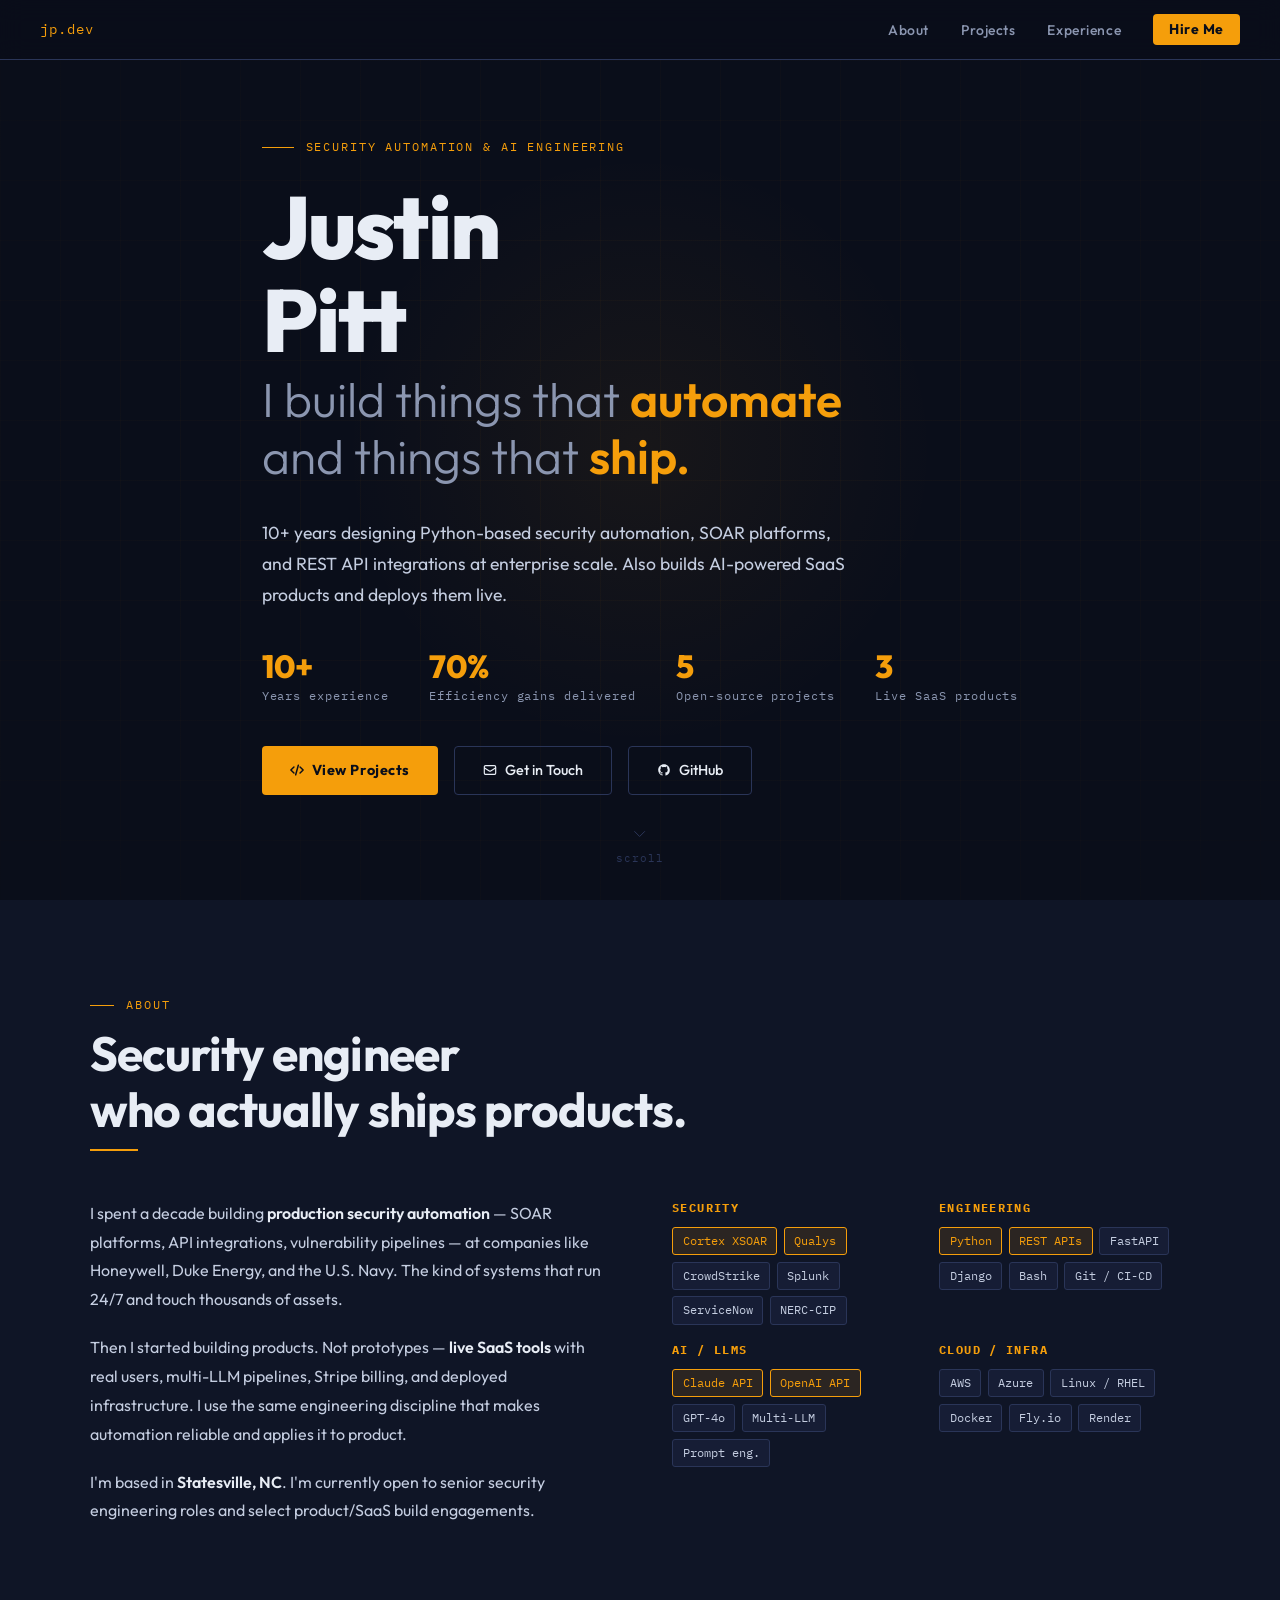
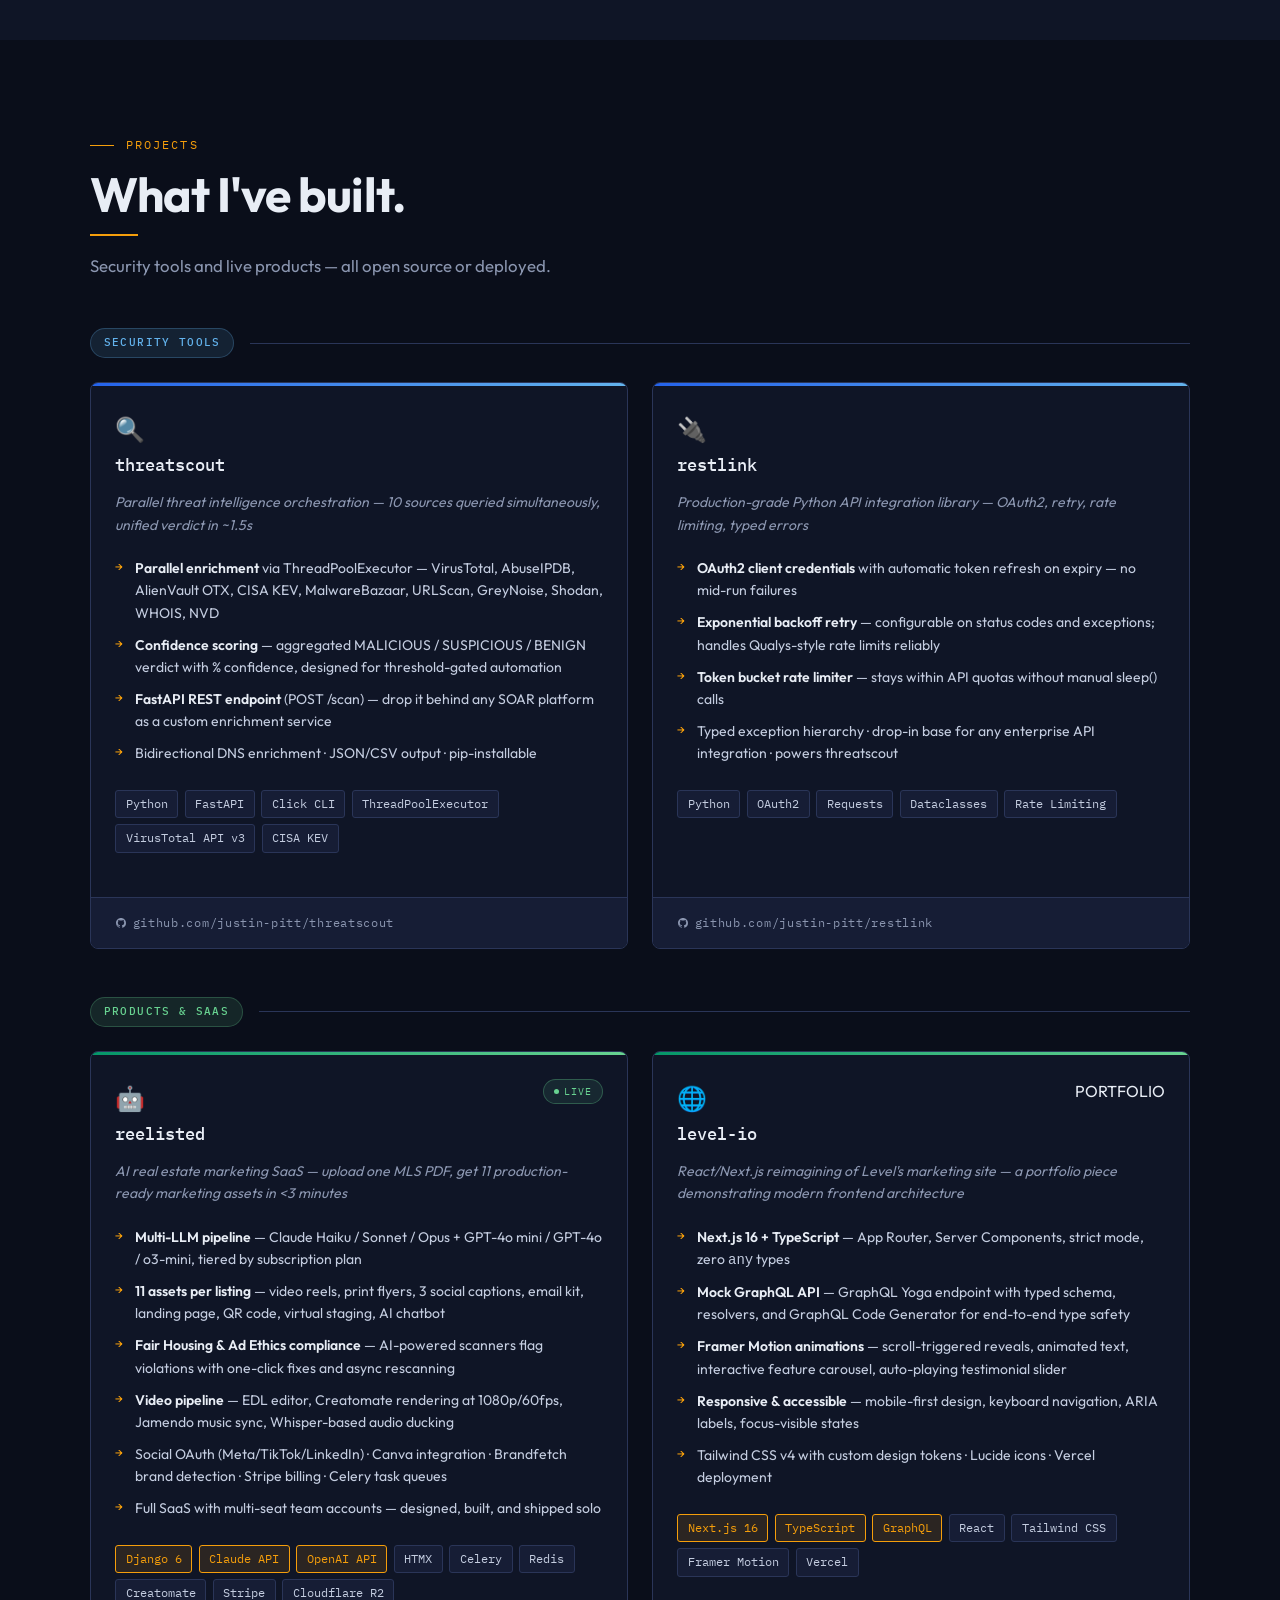
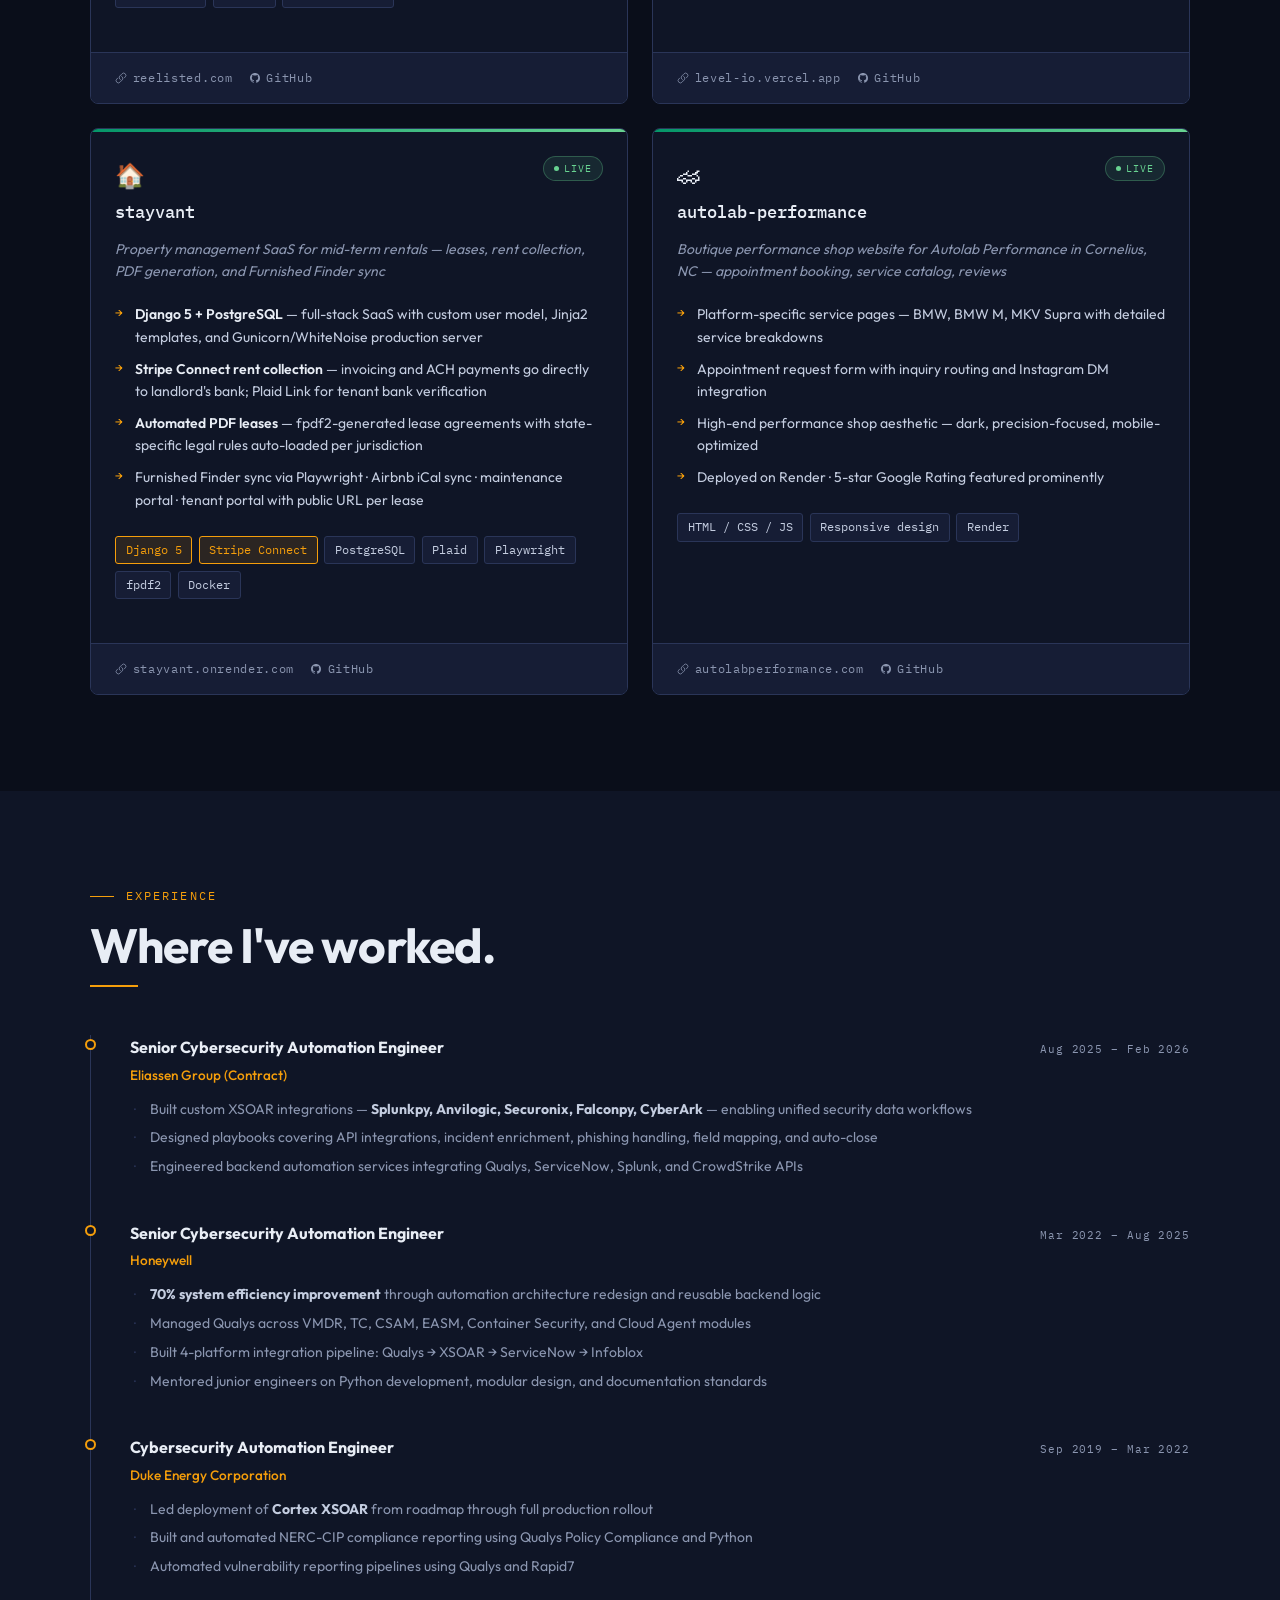
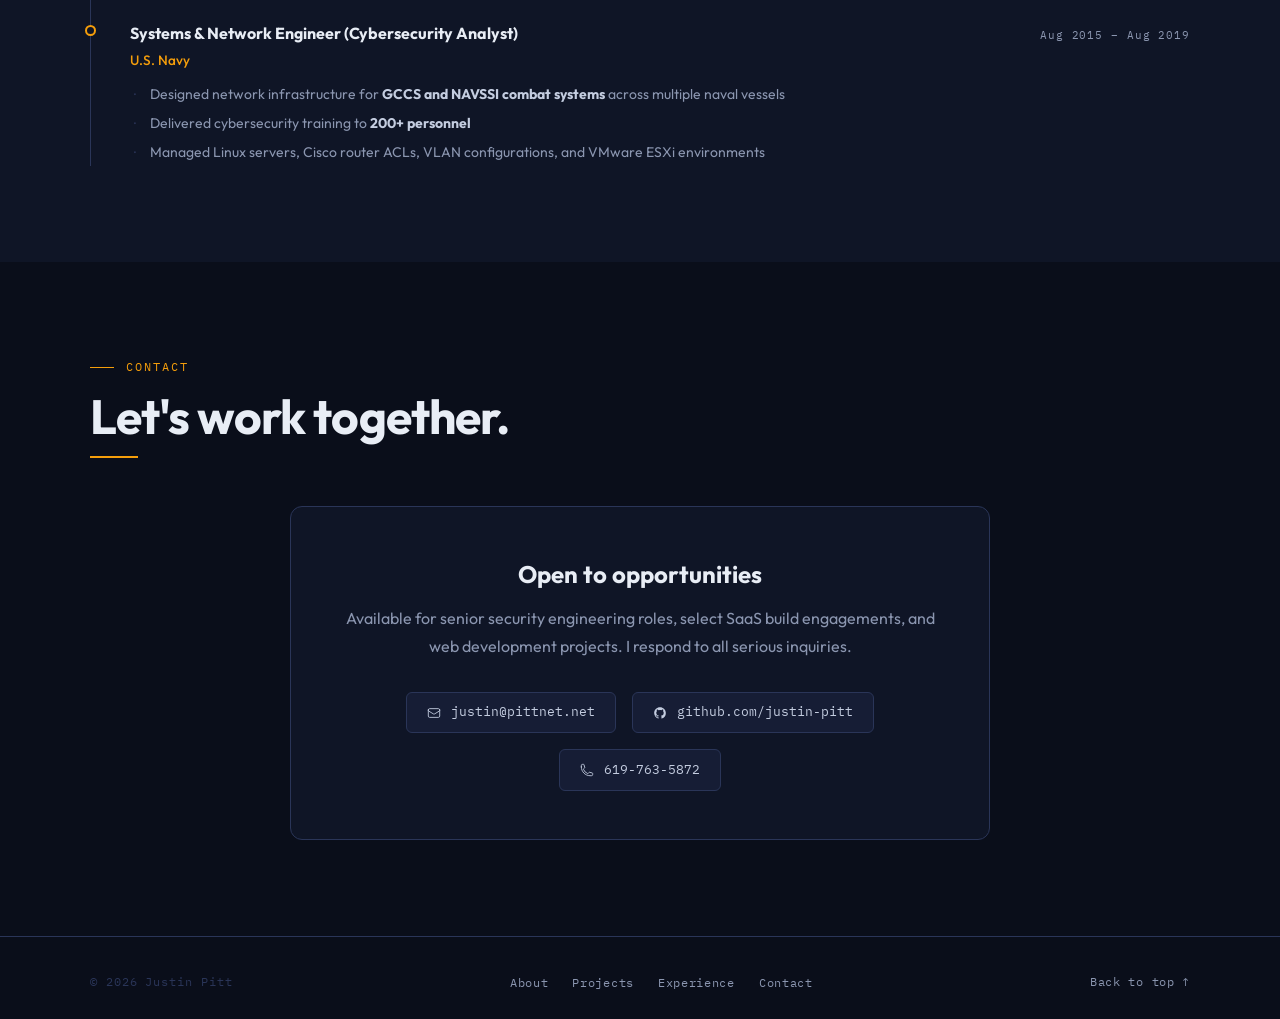
<file: index.html>
<!DOCTYPE html>
<html lang="en">
<head>
  <meta charset="UTF-8" />
  <meta name="viewport" content="width=device-width, initial-scale=1.0" />
  <title>Justin Pitt — Security Automation & AI Engineering</title>
  <meta name="description" content="Senior cybersecurity automation engineer and product builder. 10+ years building SOAR platforms, Python integrations, and AI-powered products." />

  <!-- Open Graph -->
  <meta property="og:title" content="Justin Pitt — Security Automation & AI Engineering" />
  <meta property="og:description" content="Senior cybersecurity automation engineer and product builder. 10+ years building SOAR platforms, Python integrations, and AI-powered products." />
  <meta property="og:type" content="website" />

  <!-- Favicon -->
  <link rel="icon" href="data:image/svg+xml,<svg xmlns='http://www.w3.org/2000/svg' viewBox='0 0 100 100'><rect width='100' height='100' rx='12' fill='%230a0e1a'/><text x='50' y='68' font-family='monospace' font-size='52' font-weight='bold' fill='%23f59e0b' text-anchor='middle'>JP</text></svg>" />

  <link rel="preconnect" href="https://fonts.googleapis.com" />
  <link rel="preconnect" href="https://fonts.gstatic.com" crossorigin />
  <link href="https://fonts.googleapis.com/css2?family=Outfit:wght@300;400;500;600;700;800&family=IBM+Plex+Mono:wght@400;500&display=swap" rel="stylesheet" />
  <link rel="stylesheet" href="css/style.css" />
  <script src="js/main.js" defer></script>
</head>
<body>

  <!-- NAV -->
  <nav>
    <span class="nav-logo">jp.dev</span>
    <button class="hamburger" aria-label="Toggle navigation">
      <span></span>
      <span></span>
      <span></span>
    </button>
    <ul class="nav-links">
      <li><a href="#about">About</a></li>
      <li><a href="#projects">Projects</a></li>
      <li><a href="#experience">Experience</a></li>
      <li><a href="#contact" class="nav-cta">Hire Me</a></li>
    </ul>
  </nav>

  <!-- HERO -->
  <section id="hero">
    <div class="hero-grid"></div>
    <div class="hero-glow"></div>
    <div class="hero-inner">
      <div class="hero-eyebrow">Security Automation &amp; AI Engineering</div>
      <h1>
        <span class="name-accent">Justin</span><br>
        <span class="name-accent">Pitt</span>
      </h1>
      <div class="hero-title-line2">
        I build things that <em>automate</em><br>and things that <em>ship.</em>
      </div>
      <p class="hero-desc">
        10+ years designing Python-based security automation, SOAR platforms, and REST API integrations at enterprise scale. Also builds AI-powered SaaS products and deploys them live.
      </p>
      <div class="hero-stats">
        <div class="stat">
          <span class="stat-num">10+</span>
          <span class="stat-label">Years experience</span>
        </div>
        <div class="stat">
          <span class="stat-num">70%</span>
          <span class="stat-label">Efficiency gains delivered</span>
        </div>
        <div class="stat">
          <span class="stat-num">5</span>
          <span class="stat-label">Open-source projects</span>
        </div>
        <div class="stat">
          <span class="stat-num">3</span>
          <span class="stat-label">Live SaaS products</span>
        </div>
      </div>
      <div class="hero-actions">
        <a href="#projects" class="btn-primary">
          <svg xmlns="http://www.w3.org/2000/svg" fill="none" viewBox="0 0 24 24" stroke-width="2.5" stroke="currentColor" width="14" height="14"><path stroke-linecap="round" stroke-linejoin="round" d="M17.25 6.75 22.5 12l-5.25 5.25m-10.5 0L1.5 12l5.25-5.25m7.5-3-4.5 16.5"/></svg>
          View Projects
        </a>
        <a href="#contact" class="btn-secondary">
          <svg xmlns="http://www.w3.org/2000/svg" fill="none" viewBox="0 0 24 24" stroke-width="2" stroke="currentColor" width="14" height="14"><path stroke-linecap="round" stroke-linejoin="round" d="M21.75 6.75v10.5a2.25 2.25 0 0 1-2.25 2.25h-15a2.25 2.25 0 0 1-2.25-2.25V6.75m19.5 0A2.25 2.25 0 0 0 19.5 4.5h-15a2.25 2.25 0 0 0-2.25 2.25m19.5 0v.243a2.25 2.25 0 0 1-1.07 1.916l-7.5 4.615a2.25 2.25 0 0 1-2.36 0L3.32 8.91a2.25 2.25 0 0 1-1.07-1.916V6.75"/></svg>
          Get in Touch
        </a>
        <a href="https://github.com/justin-pitt" target="_blank" rel="noopener" class="btn-secondary">
          <svg xmlns="http://www.w3.org/2000/svg" viewBox="0 0 24 24" fill="currentColor" width="14" height="14"><path d="M12 2C6.477 2 2 6.484 2 12.017c0 4.425 2.865 8.18 6.839 9.504.5.092.682-.217.682-.483 0-.237-.008-.868-.013-1.703-2.782.605-3.369-1.343-3.369-1.343-.454-1.158-1.11-1.466-1.11-1.466-.908-.62.069-.608.069-.608 1.003.07 1.531 1.032 1.531 1.032.892 1.53 2.341 1.088 2.91.832.092-.647.35-1.088.636-1.338-2.22-.253-4.555-1.113-4.555-4.951 0-1.093.39-1.988 1.029-2.688-.103-.253-.446-1.272.098-2.65 0 0 .84-.27 2.75 1.026A9.564 9.564 0 0112 6.844c.85.004 1.705.115 2.504.337 1.909-1.296 2.747-1.027 2.747-1.027.546 1.379.202 2.398.1 2.651.64.7 1.028 1.595 1.028 2.688 0 3.848-2.339 4.695-4.566 4.943.359.309.678.92.678 1.855 0 1.338-.012 2.419-.012 2.747 0 .268.18.58.688.482A10.019 10.019 0 0022 12.017C22 6.484 17.522 2 12 2z"/></svg>
          GitHub
        </a>
      </div>
    </div>
    <div class="scroll-hint">
      <svg xmlns="http://www.w3.org/2000/svg" fill="none" viewBox="0 0 24 24" stroke-width="1.5" stroke="currentColor"><path stroke-linecap="round" stroke-linejoin="round" d="m19.5 8.25-7.5 7.5-7.5-7.5"/></svg>
      scroll
    </div>
  </section>

  <!-- ABOUT -->
  <section id="about">
    <div class="section-inner">
      <div class="section-label">About</div>
      <h2>Security engineer<br>who actually ships products.</h2>
      <div class="about-grid fade-in">
        <div class="about-text">
          <p>
            I spent a decade building <strong>production security automation</strong> — SOAR platforms, API integrations, vulnerability pipelines — at companies like Honeywell, Duke Energy, and the U.S. Navy. The kind of systems that run 24/7 and touch thousands of assets.
          </p>
          <p>
            Then I started building products. Not prototypes — <strong>live SaaS tools</strong> with real users, multi-LLM pipelines, Stripe billing, and deployed infrastructure. I use the same engineering discipline that makes automation reliable and applies it to product.
          </p>
          <p>
            I'm based in <strong>Statesville, NC</strong>. I'm currently open to senior security engineering roles and select product/SaaS build engagements.
          </p>
        </div>
        <div>
          <div class="skills-grid">
            <div class="skill-group">
              <h4>Security</h4>
              <div class="skill-tags">
                <span class="tag highlight">Cortex XSOAR</span>
                <span class="tag highlight">Qualys</span>
                <span class="tag">CrowdStrike</span>
                <span class="tag">Splunk</span>
                <span class="tag">ServiceNow</span>
                <span class="tag">NERC-CIP</span>
              </div>
            </div>
            <div class="skill-group">
              <h4>Engineering</h4>
              <div class="skill-tags">
                <span class="tag highlight">Python</span>
                <span class="tag highlight">REST APIs</span>
                <span class="tag">FastAPI</span>
                <span class="tag">Django</span>
                <span class="tag">Bash</span>
                <span class="tag">Git / CI-CD</span>
              </div>
            </div>
            <div class="skill-group">
              <h4>AI / LLMs</h4>
              <div class="skill-tags">
                <span class="tag highlight">Claude API</span>
                <span class="tag highlight">OpenAI API</span>
                <span class="tag">GPT-4o</span>
                <span class="tag">Multi-LLM</span>
                <span class="tag">Prompt eng.</span>
              </div>
            </div>
            <div class="skill-group">
              <h4>Cloud / Infra</h4>
              <div class="skill-tags">
                <span class="tag">AWS</span>
                <span class="tag">Azure</span>
                <span class="tag">Linux / RHEL</span>
                <span class="tag">Docker</span>
                <span class="tag">Fly.io</span>
                <span class="tag">Render</span>
              </div>
            </div>
          </div>
        </div>
      </div>
    </div>
  </section>

  <!-- PROJECTS -->
  <section id="projects">
    <div class="section-inner">
      <div class="section-label">Projects</div>
      <h2>What I've built.</h2>
      <p class="section-subtitle">Security tools and live products — all open source or deployed.</p>

      <!-- Security Track -->
      <div class="track-header fade-in">
        <span class="track-pill track-security">Security Tools</span>
        <div class="track-divider"></div>
      </div>
      <div class="projects-grid">

        <!-- threatscout -->
        <div class="project-card fade-in">
          <div class="card-accent-bar accent-security"></div>
          <div class="card-body">
            <div class="card-header">
              <div class="card-title-group">
                <span class="card-emoji">&#x1F50D;</span>
                <div class="card-title">threatscout</div>
              </div>
            </div>
            <div class="card-tagline">Parallel threat intelligence orchestration — 10 sources queried simultaneously, unified verdict in ~1.5s</div>
            <ul class="card-bullets">
              <li><strong>Parallel enrichment</strong> via ThreadPoolExecutor — VirusTotal, AbuseIPDB, AlienVault OTX, CISA KEV, MalwareBazaar, URLScan, GreyNoise, Shodan, WHOIS, NVD</li>
              <li><strong>Confidence scoring</strong> — aggregated MALICIOUS / SUSPICIOUS / BENIGN verdict with % confidence, designed for threshold-gated automation</li>
              <li><strong>FastAPI REST endpoint</strong> (POST /scan) — drop it behind any SOAR platform as a custom enrichment service</li>
              <li>Bidirectional DNS enrichment · JSON/CSV output · pip-installable</li>
            </ul>
            <div class="card-tech">
              <span class="tag">Python</span>
              <span class="tag">FastAPI</span>
              <span class="tag">Click CLI</span>
              <span class="tag">ThreadPoolExecutor</span>
              <span class="tag">VirusTotal API v3</span>
              <span class="tag">CISA KEV</span>
            </div>
          </div>
          <div class="card-footer">
            <a href="https://github.com/justin-pitt/threatscout" target="_blank" rel="noopener" class="card-link">
              <svg xmlns="http://www.w3.org/2000/svg" viewBox="0 0 24 24" fill="currentColor"><path d="M12 2C6.477 2 2 6.484 2 12.017c0 4.425 2.865 8.18 6.839 9.504.5.092.682-.217.682-.483 0-.237-.008-.868-.013-1.703-2.782.605-3.369-1.343-3.369-1.343-.454-1.158-1.11-1.466-1.11-1.466-.908-.62.069-.608.069-.608 1.003.07 1.531 1.032 1.531 1.032.892 1.53 2.341 1.088 2.91.832.092-.647.35-1.088.636-1.338-2.22-.253-4.555-1.113-4.555-4.951 0-1.093.39-1.988 1.029-2.688-.103-.253-.446-1.272.098-2.65 0 0 .84-.27 2.75 1.026A9.564 9.564 0 0112 6.844c.85.004 1.705.115 2.504.337 1.909-1.296 2.747-1.027 2.747-1.027.546 1.379.202 2.398.1 2.651.64.7 1.028 1.595 1.028 2.688 0 3.848-2.339 4.695-4.566 4.943.359.309.678.92.678 1.855 0 1.338-.012 2.419-.012 2.747 0 .268.18.58.688.482A10.019 10.019 0 0022 12.017C22 6.484 17.522 2 12 2z"/></svg>
              github.com/justin-pitt/threatscout
            </a>
          </div>
        </div>

        <!-- restlink -->
        <div class="project-card fade-in">
          <div class="card-accent-bar accent-security"></div>
          <div class="card-body">
            <div class="card-header">
              <div class="card-title-group">
                <span class="card-emoji">&#x1F50C;</span>
                <div class="card-title">restlink</div>
              </div>
            </div>
            <div class="card-tagline">Production-grade Python API integration library — OAuth2, retry, rate limiting, typed errors</div>
            <ul class="card-bullets">
              <li><strong>OAuth2 client credentials</strong> with automatic token refresh on expiry — no mid-run failures</li>
              <li><strong>Exponential backoff retry</strong> — configurable on status codes and exceptions; handles Qualys-style rate limits reliably</li>
              <li><strong>Token bucket rate limiter</strong> — stays within API quotas without manual sleep() calls</li>
              <li>Typed exception hierarchy · drop-in base for any enterprise API integration · powers threatscout</li>
            </ul>
            <div class="card-tech">
              <span class="tag">Python</span>
              <span class="tag">OAuth2</span>
              <span class="tag">Requests</span>
              <span class="tag">Dataclasses</span>
              <span class="tag">Rate Limiting</span>
            </div>
          </div>
          <div class="card-footer">
            <a href="https://github.com/justin-pitt/restlink" target="_blank" rel="noopener" class="card-link">
              <svg xmlns="http://www.w3.org/2000/svg" viewBox="0 0 24 24" fill="currentColor"><path d="M12 2C6.477 2 2 6.484 2 12.017c0 4.425 2.865 8.18 6.839 9.504.5.092.682-.217.682-.483 0-.237-.008-.868-.013-1.703-2.782.605-3.369-1.343-3.369-1.343-.454-1.158-1.11-1.466-1.11-1.466-.908-.62.069-.608.069-.608 1.003.07 1.531 1.032 1.531 1.032.892 1.53 2.341 1.088 2.91.832.092-.647.35-1.088.636-1.338-2.22-.253-4.555-1.113-4.555-4.951 0-1.093.39-1.988 1.029-2.688-.103-.253-.446-1.272.098-2.65 0 0 .84-.27 2.75 1.026A9.564 9.564 0 0112 6.844c.85.004 1.705.115 2.504.337 1.909-1.296 2.747-1.027 2.747-1.027.546 1.379.202 2.398.1 2.651.64.7 1.028 1.595 1.028 2.688 0 3.848-2.339 4.695-4.566 4.943.359.309.678.92.678 1.855 0 1.338-.012 2.419-.012 2.747 0 .268.18.58.688.482A10.019 10.019 0 0022 12.017C22 6.484 17.522 2 12 2z"/></svg>
              github.com/justin-pitt/restlink
            </a>
          </div>
        </div>

      </div>

      <!-- Product Track -->
      <div class="track-header fade-in">
        <span class="track-pill track-product">Products &amp; SaaS</span>
        <div class="track-divider"></div>
      </div>
      <div class="projects-grid">

        <!-- reelisted -->
        <div class="project-card fade-in">
          <div class="card-accent-bar accent-product"></div>
          <div class="card-body">
            <div class="card-header">
              <div class="card-title-group">
                <span class="card-emoji">&#x1F916;</span>
                <div class="card-title">reelisted</div>
              </div>
              <span class="card-live">LIVE</span>
            </div>
            <div class="card-tagline">AI real estate marketing SaaS — upload one MLS PDF, get 11 production-ready marketing assets in &lt;3 minutes</div>
            <ul class="card-bullets">
              <li><strong>Multi-LLM pipeline</strong> — Claude Haiku / Sonnet / Opus + GPT-4o mini / GPT-4o / o3-mini, tiered by subscription plan</li>
              <li><strong>11 assets per listing</strong> — video reels, print flyers, 3 social captions, email kit, landing page, QR code, virtual staging, AI chatbot</li>
              <li><strong>Fair Housing &amp; Ad Ethics compliance</strong> — AI-powered scanners flag violations with one-click fixes and async rescanning</li>
              <li><strong>Video pipeline</strong> — EDL editor, Creatomate rendering at 1080p/60fps, Jamendo music sync, Whisper-based audio ducking</li>
              <li>Social OAuth (Meta/TikTok/LinkedIn) · Canva integration · Brandfetch brand detection · Stripe billing · Celery task queues</li>
              <li>Full SaaS with multi-seat team accounts — designed, built, and shipped solo</li>
            </ul>
            <div class="card-tech">
              <span class="tag highlight">Django 6</span>
              <span class="tag highlight">Claude API</span>
              <span class="tag highlight">OpenAI API</span>
              <span class="tag">HTMX</span>
              <span class="tag">Celery</span>
              <span class="tag">Redis</span>
              <span class="tag">Creatomate</span>
              <span class="tag">Stripe</span>
              <span class="tag">Cloudflare R2</span>
            </div>
          </div>
          <div class="card-footer">
            <a href="https://reelisted.com" target="_blank" rel="noopener" class="card-link">
              <svg xmlns="http://www.w3.org/2000/svg" fill="none" viewBox="0 0 24 24" stroke-width="1.5" stroke="currentColor"><path stroke-linecap="round" stroke-linejoin="round" d="M13.19 8.688a4.5 4.5 0 0 1 1.242 7.244l-4.5 4.5a4.5 4.5 0 0 1-6.364-6.364l1.757-1.757m13.35-.622 1.757-1.757a4.5 4.5 0 0 0-6.364-6.364l-4.5 4.5a4.5 4.5 0 0 0 1.242 7.244"/></svg>
              reelisted.com
            </a>
            <a href="https://github.com/justin-pitt/reelisted" target="_blank" rel="noopener" class="card-link">
              <svg xmlns="http://www.w3.org/2000/svg" viewBox="0 0 24 24" fill="currentColor"><path d="M12 2C6.477 2 2 6.484 2 12.017c0 4.425 2.865 8.18 6.839 9.504.5.092.682-.217.682-.483 0-.237-.008-.868-.013-1.703-2.782.605-3.369-1.343-3.369-1.343-.454-1.158-1.11-1.466-1.11-1.466-.908-.62.069-.608.069-.608 1.003.07 1.531 1.032 1.531 1.032.892 1.53 2.341 1.088 2.91.832.092-.647.35-1.088.636-1.338-2.22-.253-4.555-1.113-4.555-4.951 0-1.093.39-1.988 1.029-2.688-.103-.253-.446-1.272.098-2.65 0 0 .84-.27 2.75 1.026A9.564 9.564 0 0112 6.844c.85.004 1.705.115 2.504.337 1.909-1.296 2.747-1.027 2.747-1.027.546 1.379.202 2.398.1 2.651.64.7 1.028 1.595 1.028 2.688 0 3.848-2.339 4.695-4.566 4.943.359.309.678.92.678 1.855 0 1.338-.012 2.419-.012 2.747 0 .268.18.58.688.482A10.019 10.019 0 0022 12.017C22 6.484 17.522 2 12 2z"/></svg>
              GitHub
            </a>
          </div>
        </div>

        <!-- level-io -->
        <div class="project-card fade-in">
          <div class="card-accent-bar accent-product"></div>
          <div class="card-body">
            <div class="card-header">
              <div class="card-title-group">
                <span class="card-emoji">&#x1F310;</span>
                <div class="card-title">level-io</div>
              </div>
              <span class="card-wip">PORTFOLIO</span>
            </div>
            <div class="card-tagline">React/Next.js reimagining of Level's marketing site — a portfolio piece demonstrating modern frontend architecture</div>
            <ul class="card-bullets">
              <li><strong>Next.js 16 + TypeScript</strong> — App Router, Server Components, strict mode, zero <code>any</code> types</li>
              <li><strong>Mock GraphQL API</strong> — GraphQL Yoga endpoint with typed schema, resolvers, and GraphQL Code Generator for end-to-end type safety</li>
              <li><strong>Framer Motion animations</strong> — scroll-triggered reveals, animated text, interactive feature carousel, auto-playing testimonial slider</li>
              <li><strong>Responsive &amp; accessible</strong> — mobile-first design, keyboard navigation, ARIA labels, focus-visible states</li>
              <li>Tailwind CSS v4 with custom design tokens &middot; Lucide icons &middot; Vercel deployment</li>
            </ul>
            <div class="card-tech">
              <span class="tag highlight">Next.js 16</span>
              <span class="tag highlight">TypeScript</span>
              <span class="tag highlight">GraphQL</span>
              <span class="tag">React</span>
              <span class="tag">Tailwind CSS</span>
              <span class="tag">Framer Motion</span>
              <span class="tag">Vercel</span>
            </div>
          </div>
          <div class="card-footer">
            <a href="https://level-io.vercel.app" target="_blank" rel="noopener" class="card-link">
              <svg xmlns="http://www.w3.org/2000/svg" fill="none" viewBox="0 0 24 24" stroke-width="1.5" stroke="currentColor"><path stroke-linecap="round" stroke-linejoin="round" d="M13.19 8.688a4.5 4.5 0 0 1 1.242 7.244l-4.5 4.5a4.5 4.5 0 0 1-6.364-6.364l1.757-1.757m13.35-.622 1.757-1.757a4.5 4.5 0 0 0-6.364-6.364l-4.5 4.5a4.5 4.5 0 0 0 1.242 7.244"/></svg>
              level-io.vercel.app
            </a>
            <a href="https://github.com/justin-pitt/level-io" target="_blank" rel="noopener" class="card-link">
              <svg xmlns="http://www.w3.org/2000/svg" viewBox="0 0 24 24" fill="currentColor"><path d="M12 2C6.477 2 2 6.484 2 12.017c0 4.425 2.865 8.18 6.839 9.504.5.092.682-.217.682-.483 0-.237-.008-.868-.013-1.703-2.782.605-3.369-1.343-3.369-1.343-.454-1.158-1.11-1.466-1.11-1.466-.908-.62.069-.608.069-.608 1.003.07 1.531 1.032 1.531 1.032.892 1.53 2.341 1.088 2.91.832.092-.647.35-1.088.636-1.338-2.22-.253-4.555-1.113-4.555-4.951 0-1.093.39-1.988 1.029-2.688-.103-.253-.446-1.272.098-2.65 0 0 .84-.27 2.75 1.026A9.564 9.564 0 0112 6.844c.85.004 1.705.115 2.504.337 1.909-1.296 2.747-1.027 2.747-1.027.546 1.379.202 2.398.1 2.651.64.7 1.028 1.595 1.028 2.688 0 3.848-2.339 4.695-4.566 4.943.359.309.678.92.678 1.855 0 1.338-.012 2.419-.012 2.747 0 .268.18.58.688.482A10.019 10.019 0 0022 12.017C22 6.484 17.522 2 12 2z"/></svg>
              GitHub
            </a>
          </div>
        </div>

        <!-- stayvant -->
        <div class="project-card fade-in">
          <div class="card-accent-bar accent-product"></div>
          <div class="card-body">
            <div class="card-header">
              <div class="card-title-group">
                <span class="card-emoji">&#x1F3E0;</span>
                <div class="card-title">stayvant</div>
              </div>
              <span class="card-live">LIVE</span>
            </div>
            <div class="card-tagline">Property management SaaS for mid-term rentals — leases, rent collection, PDF generation, and Furnished Finder sync</div>
            <ul class="card-bullets">
              <li><strong>Django 5 + PostgreSQL</strong> — full-stack SaaS with custom user model, Jinja2 templates, and Gunicorn/WhiteNoise production server</li>
              <li><strong>Stripe Connect rent collection</strong> — invoicing and ACH payments go directly to landlord's bank; Plaid Link for tenant bank verification</li>
              <li><strong>Automated PDF leases</strong> — fpdf2-generated lease agreements with state-specific legal rules auto-loaded per jurisdiction</li>
              <li>Furnished Finder sync via Playwright · Airbnb iCal sync · maintenance portal · tenant portal with public URL per lease</li>
            </ul>
            <div class="card-tech">
              <span class="tag highlight">Django 5</span>
              <span class="tag highlight">Stripe Connect</span>
              <span class="tag">PostgreSQL</span>
              <span class="tag">Plaid</span>
              <span class="tag">Playwright</span>
              <span class="tag">fpdf2</span>
              <span class="tag">Docker</span>
            </div>
          </div>
          <div class="card-footer">
            <a href="https://stayvant.onrender.com" target="_blank" rel="noopener" class="card-link">
              <svg xmlns="http://www.w3.org/2000/svg" fill="none" viewBox="0 0 24 24" stroke-width="1.5" stroke="currentColor"><path stroke-linecap="round" stroke-linejoin="round" d="M13.19 8.688a4.5 4.5 0 0 1 1.242 7.244l-4.5 4.5a4.5 4.5 0 0 1-6.364-6.364l1.757-1.757m13.35-.622 1.757-1.757a4.5 4.5 0 0 0-6.364-6.364l-4.5 4.5a4.5 4.5 0 0 0 1.242 7.244"/></svg>
              stayvant.onrender.com
            </a>
            <a href="https://github.com/justin-pitt/stayvant" target="_blank" rel="noopener" class="card-link">
              <svg xmlns="http://www.w3.org/2000/svg" viewBox="0 0 24 24" fill="currentColor"><path d="M12 2C6.477 2 2 6.484 2 12.017c0 4.425 2.865 8.18 6.839 9.504.5.092.682-.217.682-.483 0-.237-.008-.868-.013-1.703-2.782.605-3.369-1.343-3.369-1.343-.454-1.158-1.11-1.466-1.11-1.466-.908-.62.069-.608.069-.608 1.003.07 1.531 1.032 1.531 1.032.892 1.53 2.341 1.088 2.91.832.092-.647.35-1.088.636-1.338-2.22-.253-4.555-1.113-4.555-4.951 0-1.093.39-1.988 1.029-2.688-.103-.253-.446-1.272.098-2.65 0 0 .84-.27 2.75 1.026A9.564 9.564 0 0112 6.844c.85.004 1.705.115 2.504.337 1.909-1.296 2.747-1.027 2.747-1.027.546 1.379.202 2.398.1 2.651.64.7 1.028 1.595 1.028 2.688 0 3.848-2.339 4.695-4.566 4.943.359.309.678.92.678 1.855 0 1.338-.012 2.419-.012 2.747 0 .268.18.58.688.482A10.019 10.019 0 0022 12.017C22 6.484 17.522 2 12 2z"/></svg>
              GitHub
            </a>
          </div>
        </div>

        <!-- autolab -->
        <div class="project-card fade-in">
          <div class="card-accent-bar accent-product"></div>
          <div class="card-body">
            <div class="card-header">
              <div class="card-title-group">
                <span class="card-emoji">&#x1F3CE;</span>
                <div class="card-title">autolab-performance</div>
              </div>
              <span class="card-live">LIVE</span>
            </div>
            <div class="card-tagline">Boutique performance shop website for Autolab Performance in Cornelius, NC — appointment booking, service catalog, reviews</div>
            <ul class="card-bullets">
              <li>Platform-specific service pages — BMW, BMW M, MKV Supra with detailed service breakdowns</li>
              <li>Appointment request form with inquiry routing and Instagram DM integration</li>
              <li>High-end performance shop aesthetic — dark, precision-focused, mobile-optimized</li>
              <li>Deployed on Render · 5-star Google Rating featured prominently</li>
            </ul>
            <div class="card-tech">
              <span class="tag">HTML / CSS / JS</span>
              <span class="tag">Responsive design</span>
              <span class="tag">Render</span>
            </div>
          </div>
          <div class="card-footer">
            <a href="https://autolabperformance.com" target="_blank" rel="noopener" class="card-link">
              <svg xmlns="http://www.w3.org/2000/svg" fill="none" viewBox="0 0 24 24" stroke-width="1.5" stroke="currentColor"><path stroke-linecap="round" stroke-linejoin="round" d="M13.19 8.688a4.5 4.5 0 0 1 1.242 7.244l-4.5 4.5a4.5 4.5 0 0 1-6.364-6.364l1.757-1.757m13.35-.622 1.757-1.757a4.5 4.5 0 0 0-6.364-6.364l-4.5 4.5a4.5 4.5 0 0 0 1.242 7.244"/></svg>
              autolabperformance.com
            </a>
            <a href="https://github.com/justin-pitt/autolab-performance-py" target="_blank" rel="noopener" class="card-link">
              <svg xmlns="http://www.w3.org/2000/svg" viewBox="0 0 24 24" fill="currentColor"><path d="M12 2C6.477 2 2 6.484 2 12.017c0 4.425 2.865 8.18 6.839 9.504.5.092.682-.217.682-.483 0-.237-.008-.868-.013-1.703-2.782.605-3.369-1.343-3.369-1.343-.454-1.158-1.11-1.466-1.11-1.466-.908-.62.069-.608.069-.608 1.003.07 1.531 1.032 1.531 1.032.892 1.53 2.341 1.088 2.91.832.092-.647.35-1.088.636-1.338-2.22-.253-4.555-1.113-4.555-4.951 0-1.093.39-1.988 1.029-2.688-.103-.253-.446-1.272.098-2.65 0 0 .84-.27 2.75 1.026A9.564 9.564 0 0112 6.844c.85.004 1.705.115 2.504.337 1.909-1.296 2.747-1.027 2.747-1.027.546 1.379.202 2.398.1 2.651.64.7 1.028 1.595 1.028 2.688 0 3.848-2.339 4.695-4.566 4.943.359.309.678.92.678 1.855 0 1.338-.012 2.419-.012 2.747 0 .268.18.58.688.482A10.019 10.019 0 0022 12.017C22 6.484 17.522 2 12 2z"/></svg>
              GitHub
            </a>
          </div>
        </div>

      </div>
    </div>
  </section>

  <!-- EXPERIENCE -->
  <section id="experience">
    <div class="section-inner">
      <div class="section-label">Experience</div>
      <h2>Where I've worked.</h2>
      <div class="timeline fade-in">

        <div class="timeline-item">
          <div class="timeline-dot"></div>
          <div class="tl-header">
            <div class="tl-role">Senior Cybersecurity Automation Engineer</div>
            <span class="tl-period">Aug 2025 – Feb 2026</span>
          </div>
          <div class="tl-company">Eliassen Group (Contract)</div>
          <ul class="tl-bullets">
            <li>Built custom XSOAR integrations — <strong>Splunkpy, Anvilogic, Securonix, Falconpy, CyberArk</strong> — enabling unified security data workflows</li>
            <li>Designed playbooks covering API integrations, incident enrichment, phishing handling, field mapping, and auto-close</li>
            <li>Engineered backend automation services integrating Qualys, ServiceNow, Splunk, and CrowdStrike APIs</li>
          </ul>
        </div>

        <div class="timeline-item">
          <div class="timeline-dot"></div>
          <div class="tl-header">
            <div class="tl-role">Senior Cybersecurity Automation Engineer</div>
            <span class="tl-period">Mar 2022 – Aug 2025</span>
          </div>
          <div class="tl-company">Honeywell</div>
          <ul class="tl-bullets">
            <li><strong>70% system efficiency improvement</strong> through automation architecture redesign and reusable backend logic</li>
            <li>Managed Qualys across VMDR, TC, CSAM, EASM, Container Security, and Cloud Agent modules</li>
            <li>Built 4-platform integration pipeline: Qualys → XSOAR → ServiceNow → Infoblox</li>
            <li>Mentored junior engineers on Python development, modular design, and documentation standards</li>
          </ul>
        </div>

        <div class="timeline-item">
          <div class="timeline-dot"></div>
          <div class="tl-header">
            <div class="tl-role">Cybersecurity Automation Engineer</div>
            <span class="tl-period">Sep 2019 – Mar 2022</span>
          </div>
          <div class="tl-company">Duke Energy Corporation</div>
          <ul class="tl-bullets">
            <li>Led deployment of <strong>Cortex XSOAR</strong> from roadmap through full production rollout</li>
            <li>Built and automated NERC-CIP compliance reporting using Qualys Policy Compliance and Python</li>
            <li>Automated vulnerability reporting pipelines using Qualys and Rapid7</li>
          </ul>
        </div>

        <div class="timeline-item">
          <div class="timeline-dot"></div>
          <div class="tl-header">
            <div class="tl-role">Systems &amp; Network Engineer (Cybersecurity Analyst)</div>
            <span class="tl-period">Aug 2015 – Aug 2019</span>
          </div>
          <div class="tl-company">U.S. Navy</div>
          <ul class="tl-bullets">
            <li>Designed network infrastructure for <strong>GCCS and NAVSSI combat systems</strong> across multiple naval vessels</li>
            <li>Delivered cybersecurity training to <strong>200+ personnel</strong></li>
            <li>Managed Linux servers, Cisco router ACLs, VLAN configurations, and VMware ESXi environments</li>
          </ul>
        </div>

      </div>
    </div>
  </section>

  <!-- CONTACT -->
  <section id="contact">
    <div class="section-inner">
      <div class="section-label">Contact</div>
      <h2>Let's work together.</h2>
      <div class="contact-card fade-in">
        <h3>Open to opportunities</h3>
        <p>
          Available for senior security engineering roles, select SaaS build engagements, and web development projects.
          I respond to all serious inquiries.
        </p>
        <div class="contact-links">
          <a href="mailto:justin@pittnet.net" class="contact-item">
            <svg xmlns="http://www.w3.org/2000/svg" fill="none" viewBox="0 0 24 24" stroke-width="1.5" stroke="currentColor"><path stroke-linecap="round" stroke-linejoin="round" d="M21.75 6.75v10.5a2.25 2.25 0 0 1-2.25 2.25h-15a2.25 2.25 0 0 1-2.25-2.25V6.75m19.5 0A2.25 2.25 0 0 0 19.5 4.5h-15a2.25 2.25 0 0 0-2.25 2.25m19.5 0v.243a2.25 2.25 0 0 1-1.07 1.916l-7.5 4.615a2.25 2.25 0 0 1-2.36 0L3.32 8.91a2.25 2.25 0 0 1-1.07-1.916V6.75"/></svg>
            justin@pittnet.net
          </a>
          <a href="https://github.com/justin-pitt" target="_blank" rel="noopener" class="contact-item">
            <svg xmlns="http://www.w3.org/2000/svg" viewBox="0 0 24 24" fill="currentColor"><path d="M12 2C6.477 2 2 6.484 2 12.017c0 4.425 2.865 8.18 6.839 9.504.5.092.682-.217.682-.483 0-.237-.008-.868-.013-1.703-2.782.605-3.369-1.343-3.369-1.343-.454-1.158-1.11-1.466-1.11-1.466-.908-.62.069-.608.069-.608 1.003.07 1.531 1.032 1.531 1.032.892 1.53 2.341 1.088 2.91.832.092-.647.35-1.088.636-1.338-2.22-.253-4.555-1.113-4.555-4.951 0-1.093.39-1.988 1.029-2.688-.103-.253-.446-1.272.098-2.65 0 0 .84-.27 2.75 1.026A9.564 9.564 0 0112 6.844c.85.004 1.705.115 2.504.337 1.909-1.296 2.747-1.027 2.747-1.027.546 1.379.202 2.398.1 2.651.64.7 1.028 1.595 1.028 2.688 0 3.848-2.339 4.695-4.566 4.943.359.309.678.92.678 1.855 0 1.338-.012 2.419-.012 2.747 0 .268.18.58.688.482A10.019 10.019 0 0022 12.017C22 6.484 17.522 2 12 2z"/></svg>
            github.com/justin-pitt
          </a>
          <a href="tel:6197638572" class="contact-item">
            <svg xmlns="http://www.w3.org/2000/svg" fill="none" viewBox="0 0 24 24" stroke-width="1.5" stroke="currentColor"><path stroke-linecap="round" stroke-linejoin="round" d="M2.25 6.75c0 8.284 6.716 15 15 15h2.25a2.25 2.25 0 0 0 2.25-2.25v-1.372c0-.516-.351-.966-.852-1.091l-4.423-1.106c-.44-.11-.902.055-1.173.417l-.97 1.293c-.282.376-.769.542-1.21.38a12.035 12.035 0 0 1-7.143-7.143c-.162-.441.004-.928.38-1.21l1.293-.97c.363-.271.527-.734.417-1.173L6.963 3.102a1.125 1.125 0 0 0-1.091-.852H4.5A2.25 2.25 0 0 0 2.25 4.5v2.25Z"/></svg>
            619-763-5872
          </a>
        </div>
      </div>
    </div>
  </section>

  <!-- FOOTER -->
  <footer>
    <div class="footer-inner">
      <span class="footer-copy">&copy; 2026 Justin Pitt</span>
      <ul class="footer-links">
        <li><a href="#about">About</a></li>
        <li><a href="#projects">Projects</a></li>
        <li><a href="#experience">Experience</a></li>
        <li><a href="#contact">Contact</a></li>
      </ul>
      <a href="#hero" class="back-to-top">Back to top &uarr;</a>
    </div>
  </footer>

</body>
</html>
</file>
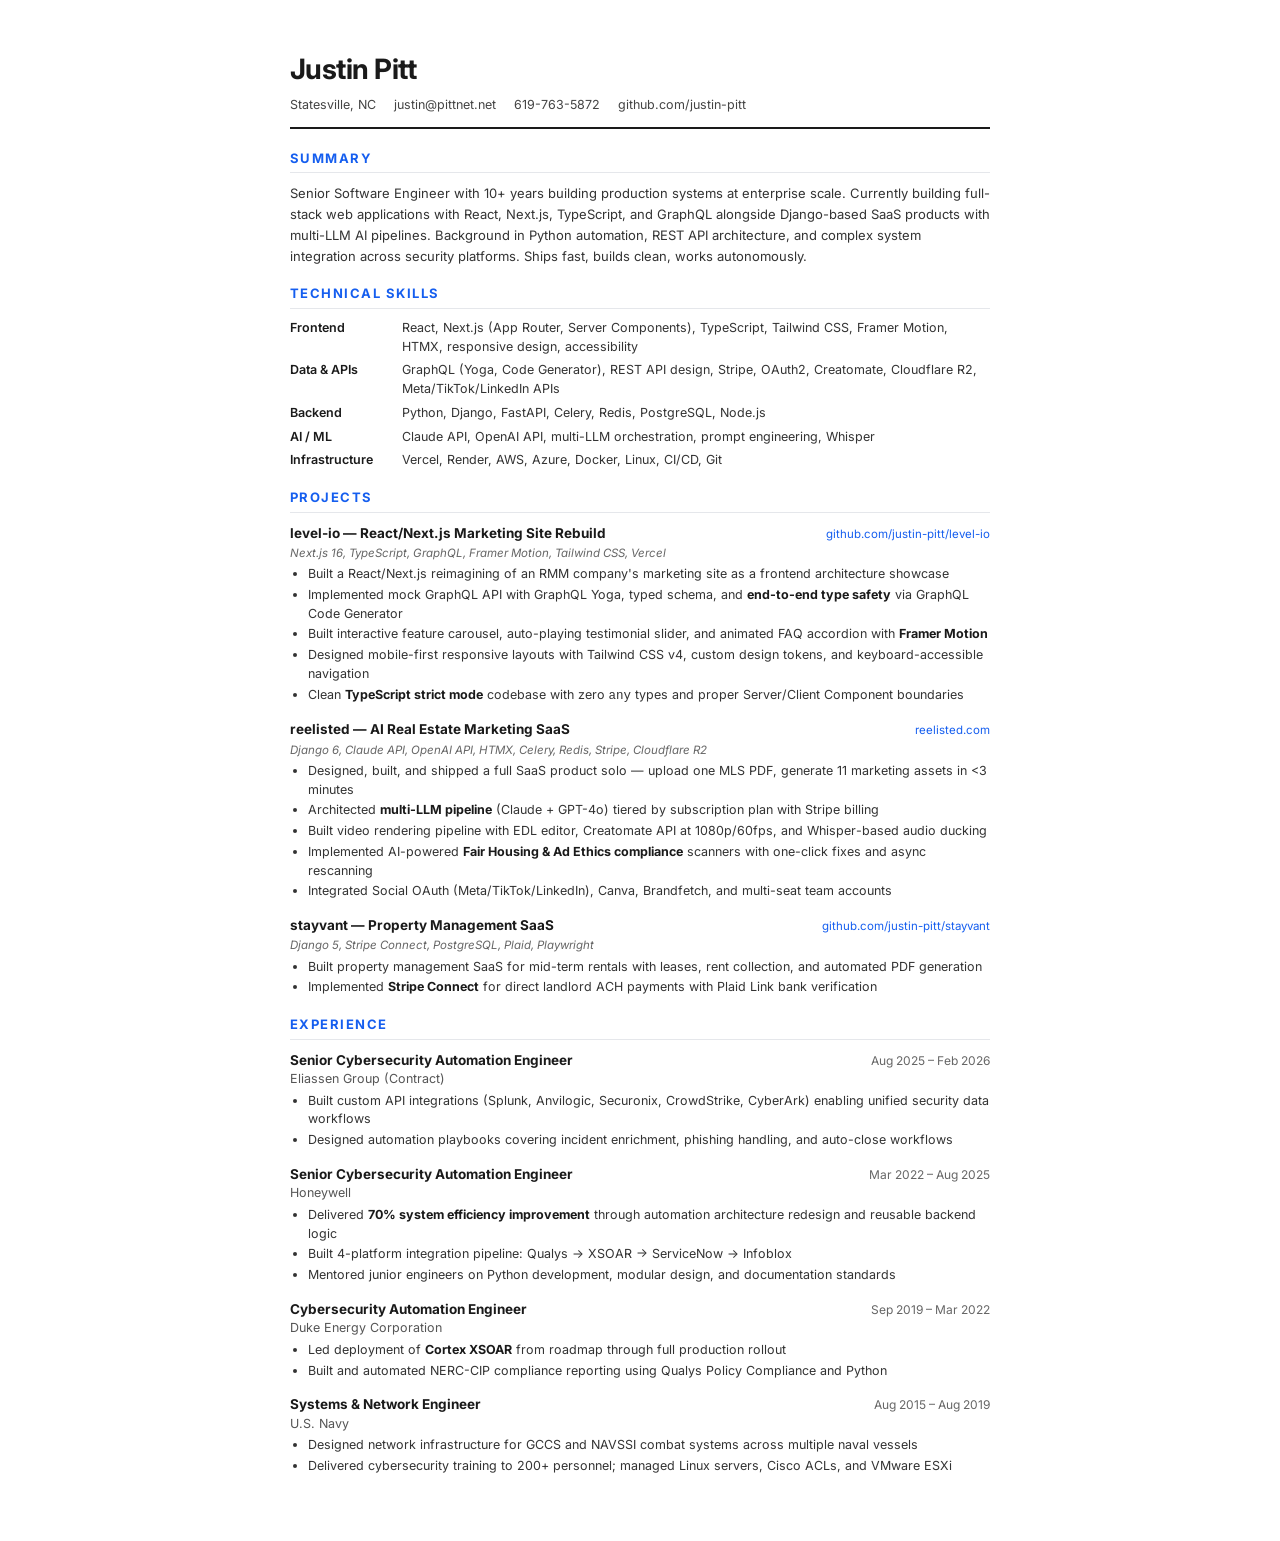
<file: resume/index.html>
<!DOCTYPE html>
<html lang="en">
<head>
  <meta charset="UTF-8" />
  <meta name="viewport" content="width=device-width, initial-scale=1.0" />
  <title>Justin Pitt - Resume</title>
  <link rel="preconnect" href="https://fonts.googleapis.com" />
  <link rel="preconnect" href="https://fonts.gstatic.com" crossorigin />
  <link href="https://fonts.googleapis.com/css2?family=Inter:wght@400;500;600;700&display=swap" rel="stylesheet" />
  <style>
    *, *::before, *::after { margin: 0; padding: 0; box-sizing: border-box; }

    body {
      font-family: 'Inter', -apple-system, BlinkMacSystemFont, sans-serif;
      color: #1a1a1a;
      background: #fff;
      font-size: 13px;
      line-height: 1.5;
      -webkit-font-smoothing: antialiased;
    }

    .page {
      max-width: 8.5in;
      margin: 0 auto;
      padding: 0.5in 0.6in;
    }

    /* Header */
    .header {
      margin-bottom: 20px;
      border-bottom: 2px solid #1a1a1a;
      padding-bottom: 12px;
    }

    .header h1 {
      font-size: 28px;
      font-weight: 700;
      letter-spacing: -0.5px;
      margin-bottom: 6px;
    }

    .contact-row {
      display: flex;
      flex-wrap: wrap;
      gap: 6px 18px;
      font-size: 12.5px;
      color: #444;
    }

    .contact-row a {
      color: #444;
      text-decoration: none;
    }

    .contact-row a:hover { color: #155EEF; }

    /* Sections */
    .section { margin-bottom: 18px; }

    .section-title {
      font-size: 13px;
      font-weight: 700;
      text-transform: uppercase;
      letter-spacing: 1.5px;
      color: #155EEF;
      border-bottom: 1px solid #e5e7eb;
      padding-bottom: 4px;
      margin-bottom: 10px;
    }

    /* Summary */
    .summary {
      font-size: 13px;
      color: #333;
      line-height: 1.6;
    }

    /* Skills */
    .skills-grid {
      display: grid;
      grid-template-columns: 100px 1fr;
      gap: 5px 12px;
      font-size: 12.5px;
    }

    .skill-label {
      font-weight: 600;
      color: #1a1a1a;
      white-space: nowrap;
    }

    .skill-value { color: #333; }

    /* Projects */
    .project { margin-bottom: 14px; }

    .project-header {
      display: flex;
      justify-content: space-between;
      align-items: baseline;
      margin-bottom: 2px;
    }

    .project-name {
      font-weight: 700;
      font-size: 13.5px;
    }

    .project-tech {
      font-size: 11.5px;
      color: #666;
      font-style: italic;
    }

    .project-link {
      font-size: 11.5px;
      color: #155EEF;
      text-decoration: none;
    }

    .project ul {
      padding-left: 18px;
      margin-top: 3px;
    }

    .project li {
      margin-bottom: 2px;
      font-size: 12.5px;
      color: #333;
    }

    .project li strong { color: #1a1a1a; }

    /* Experience */
    .job { margin-bottom: 14px; }

    .job-header {
      display: flex;
      justify-content: space-between;
      align-items: baseline;
    }

    .job-role {
      font-weight: 700;
      font-size: 13.5px;
    }

    .job-period {
      font-size: 12px;
      color: #666;
      white-space: nowrap;
    }

    .job-company {
      font-size: 12.5px;
      color: #555;
      margin-bottom: 3px;
    }

    .job ul {
      padding-left: 18px;
    }

    .job li {
      margin-bottom: 2px;
      font-size: 12.5px;
      color: #333;
    }

    .job li strong { color: #1a1a1a; }

    /* Print */
    @media print {
      body { font-size: 12px; }
      .page { padding: 0; max-width: none; }
      .contact-row a { color: #444; }
      .section-title { color: #155EEF; -webkit-print-color-adjust: exact; print-color-adjust: exact; }
    }

    @page {
      size: letter;
      margin: 0.5in 0.6in;
    }
  </style>
</head>
<body>
  <div class="page">

    <!-- Header -->
    <header class="header">
      <h1>Justin Pitt</h1>
      <div class="contact-row">
        <span>Statesville, NC</span>
        <a href="mailto:justin@pittnet.net">justin@pittnet.net</a>
        <a href="tel:6197638572">619-763-5872</a>
        <a href="https://github.com/justin-pitt" target="_blank">github.com/justin-pitt</a>
      </div>
    </header>

    <!-- Summary -->
    <section class="section">
      <div class="section-title">Summary</div>
      <p class="summary">
        Senior Software Engineer with 10+ years building production systems at enterprise scale. Currently building full-stack web applications with React, Next.js, TypeScript, and GraphQL alongside Django-based SaaS products with multi-LLM AI pipelines. Background in Python automation, REST API architecture, and complex system integration across security platforms. Ships fast, builds clean, works autonomously.
      </p>
    </section>

    <!-- Skills -->
    <section class="section">
      <div class="section-title">Technical Skills</div>
      <div class="skills-grid">
        <span class="skill-label">Frontend</span>
        <span class="skill-value">React, Next.js (App Router, Server Components), TypeScript, Tailwind CSS, Framer Motion, HTMX, responsive design, accessibility</span>

        <span class="skill-label">Data & APIs</span>
        <span class="skill-value">GraphQL (Yoga, Code Generator), REST API design, Stripe, OAuth2, Creatomate, Cloudflare R2, Meta/TikTok/LinkedIn APIs</span>

        <span class="skill-label">Backend</span>
        <span class="skill-value">Python, Django, FastAPI, Celery, Redis, PostgreSQL, Node.js</span>

        <span class="skill-label">AI / ML</span>
        <span class="skill-value">Claude API, OpenAI API, multi-LLM orchestration, prompt engineering, Whisper</span>

        <span class="skill-label">Infrastructure</span>
        <span class="skill-value">Vercel, Render, AWS, Azure, Docker, Linux, CI/CD, Git</span>
      </div>
    </section>

    <!-- Projects -->
    <section class="section">
      <div class="section-title">Projects</div>

      <div class="project">
        <div class="project-header">
          <span class="project-name">level-io &mdash; React/Next.js Marketing Site Rebuild</span>
          <a href="https://github.com/justin-pitt/level-io" class="project-link" target="_blank">github.com/justin-pitt/level-io</a>
        </div>
        <div class="project-tech">Next.js 16, TypeScript, GraphQL, Framer Motion, Tailwind CSS, Vercel</div>
        <ul>
          <li>Built a React/Next.js reimagining of an RMM company's marketing site as a frontend architecture showcase</li>
          <li>Implemented mock GraphQL API with GraphQL Yoga, typed schema, and <strong>end-to-end type safety</strong> via GraphQL Code Generator</li>
          <li>Built interactive feature carousel, auto-playing testimonial slider, and animated FAQ accordion with <strong>Framer Motion</strong></li>
          <li>Designed mobile-first responsive layouts with Tailwind CSS v4, custom design tokens, and keyboard-accessible navigation</li>
          <li>Clean <strong>TypeScript strict mode</strong> codebase with zero <code>any</code> types and proper Server/Client Component boundaries</li>
        </ul>
      </div>

      <div class="project">
        <div class="project-header">
          <span class="project-name">reelisted &mdash; AI Real Estate Marketing SaaS</span>
          <a href="https://reelisted.com" class="project-link" target="_blank">reelisted.com</a>
        </div>
        <div class="project-tech">Django 6, Claude API, OpenAI API, HTMX, Celery, Redis, Stripe, Cloudflare R2</div>
        <ul>
          <li>Designed, built, and shipped a full SaaS product solo &mdash; upload one MLS PDF, generate 11 marketing assets in &lt;3 minutes</li>
          <li>Architected <strong>multi-LLM pipeline</strong> (Claude + GPT-4o) tiered by subscription plan with Stripe billing</li>
          <li>Built video rendering pipeline with EDL editor, Creatomate API at 1080p/60fps, and Whisper-based audio ducking</li>
          <li>Implemented AI-powered <strong>Fair Housing &amp; Ad Ethics compliance</strong> scanners with one-click fixes and async rescanning</li>
          <li>Integrated Social OAuth (Meta/TikTok/LinkedIn), Canva, Brandfetch, and multi-seat team accounts</li>
        </ul>
      </div>

      <div class="project">
        <div class="project-header">
          <span class="project-name">stayvant &mdash; Property Management SaaS</span>
          <a href="https://github.com/justin-pitt/stayvant" class="project-link" target="_blank">github.com/justin-pitt/stayvant</a>
        </div>
        <div class="project-tech">Django 5, Stripe Connect, PostgreSQL, Plaid, Playwright</div>
        <ul>
          <li>Built property management SaaS for mid-term rentals with leases, rent collection, and automated PDF generation</li>
          <li>Implemented <strong>Stripe Connect</strong> for direct landlord ACH payments with Plaid Link bank verification</li>
        </ul>
      </div>
    </section>

    <!-- Experience -->
    <section class="section">
      <div class="section-title">Experience</div>

      <div class="job">
        <div class="job-header">
          <span class="job-role">Senior Cybersecurity Automation Engineer</span>
          <span class="job-period">Aug 2025 &ndash; Feb 2026</span>
        </div>
        <div class="job-company">Eliassen Group (Contract)</div>
        <ul>
          <li>Built custom API integrations (Splunk, Anvilogic, Securonix, CrowdStrike, CyberArk) enabling unified security data workflows</li>
          <li>Designed automation playbooks covering incident enrichment, phishing handling, and auto-close workflows</li>
        </ul>
      </div>

      <div class="job">
        <div class="job-header">
          <span class="job-role">Senior Cybersecurity Automation Engineer</span>
          <span class="job-period">Mar 2022 &ndash; Aug 2025</span>
        </div>
        <div class="job-company">Honeywell</div>
        <ul>
          <li>Delivered <strong>70% system efficiency improvement</strong> through automation architecture redesign and reusable backend logic</li>
          <li>Built 4-platform integration pipeline: Qualys &rarr; XSOAR &rarr; ServiceNow &rarr; Infoblox</li>
          <li>Mentored junior engineers on Python development, modular design, and documentation standards</li>
        </ul>
      </div>

      <div class="job">
        <div class="job-header">
          <span class="job-role">Cybersecurity Automation Engineer</span>
          <span class="job-period">Sep 2019 &ndash; Mar 2022</span>
        </div>
        <div class="job-company">Duke Energy Corporation</div>
        <ul>
          <li>Led deployment of <strong>Cortex XSOAR</strong> from roadmap through full production rollout</li>
          <li>Built and automated NERC-CIP compliance reporting using Qualys Policy Compliance and Python</li>
        </ul>
      </div>

      <div class="job">
        <div class="job-header">
          <span class="job-role">Systems &amp; Network Engineer</span>
          <span class="job-period">Aug 2015 &ndash; Aug 2019</span>
        </div>
        <div class="job-company">U.S. Navy</div>
        <ul>
          <li>Designed network infrastructure for GCCS and NAVSSI combat systems across multiple naval vessels</li>
          <li>Delivered cybersecurity training to 200+ personnel; managed Linux servers, Cisco ACLs, and VMware ESXi</li>
        </ul>
      </div>
    </section>

  </div>
</body>
</html>
</file>
<file: css/style.css>
*, *::before, *::after { box-sizing: border-box; margin: 0; padding: 0; }

:root {
  --navy:    #0a0e1a;
  --navy2:   #0f1526;
  --navy3:   #161d35;
  --navy4:   #1e2847;
  --border:  #2a3558;
  --amber:   #f59e0b;
  --amber2:  #fbbf24;
  --amber-dim: rgba(245,158,11,0.12);
  --text:    #e8edf5;
  --muted:   #8b96b0;
  --light:   #c4cde0;
  --mono:    'IBM Plex Mono', monospace;
  --sans:    'Outfit', sans-serif;
}

html { scroll-behavior: smooth; }

body {
  background: var(--navy);
  color: var(--text);
  font-family: var(--sans);
  font-size: 16px;
  line-height: 1.6;
  overflow-x: hidden;
}

/* ── NAV ── */
nav {
  position: fixed; top: 0; left: 0; right: 0; z-index: 100;
  background: rgba(10,14,26,0.85);
  backdrop-filter: blur(12px);
  border-bottom: 1px solid var(--border);
  display: flex; align-items: center; justify-content: space-between;
  padding: 0 2.5rem; height: 60px;
}
nav.scrolled {
  background: rgba(10,14,26,0.97);
}
.nav-logo {
  font-family: var(--mono);
  font-size: 0.85rem;
  color: var(--amber);
  letter-spacing: 0.08em;
}
.nav-links { display: flex; gap: 2rem; list-style: none; }
.nav-links a {
  color: var(--muted);
  text-decoration: none;
  font-size: 0.875rem;
  font-weight: 500;
  letter-spacing: 0.04em;
  transition: color 0.2s;
}
.nav-links a:hover { color: var(--amber); }
.nav-cta {
  background: var(--amber);
  color: var(--navy) !important;
  font-weight: 700 !important;
  padding: 0.4rem 1rem;
  border-radius: 4px;
  transition: background 0.2s !important;
}
.nav-cta:hover { background: var(--amber2) !important; color: var(--navy) !important; }

/* ── HAMBURGER ── */
.hamburger {
  display: none;
  flex-direction: column;
  gap: 5px;
  background: none;
  border: none;
  cursor: pointer;
  padding: 4px;
}
.hamburger span {
  display: block;
  width: 22px;
  height: 2px;
  background: var(--text);
  border-radius: 1px;
  transition: transform 0.3s, opacity 0.3s;
}
.hamburger.active span:nth-child(1) {
  transform: translateY(7px) rotate(45deg);
}
.hamburger.active span:nth-child(2) {
  opacity: 0;
}
.hamburger.active span:nth-child(3) {
  transform: translateY(-7px) rotate(-45deg);
}

/* ── HERO ── */
#hero {
  min-height: 100vh;
  display: flex; align-items: center;
  padding: 6rem 2.5rem 4rem;
  position: relative;
  overflow: hidden;
}
.hero-grid {
  position: absolute; inset: 0;
  background-image:
    linear-gradient(rgba(245,158,11,0.03) 1px, transparent 1px),
    linear-gradient(90deg, rgba(245,158,11,0.03) 1px, transparent 1px);
  background-size: 60px 60px;
  mask-image: radial-gradient(ellipse 80% 80% at 50% 50%, black 30%, transparent 100%);
}
.hero-glow {
  position: absolute;
  width: 600px; height: 600px;
  background: radial-gradient(circle, rgba(245,158,11,0.06) 0%, transparent 70%);
  top: 50%; left: 50%; transform: translate(-50%, -50%);
  pointer-events: none;
}
.hero-inner {
  max-width: 900px; margin: 0 auto;
  position: relative; z-index: 1;
}
.hero-eyebrow {
  font-family: var(--mono);
  font-size: 0.78rem;
  color: var(--amber);
  letter-spacing: 0.15em;
  text-transform: uppercase;
  margin-bottom: 1.5rem;
  display: flex; align-items: center; gap: 0.75rem;
}
.hero-eyebrow::before {
  content: '';
  display: block; width: 32px; height: 1px;
  background: var(--amber);
}
h1 {
  font-size: clamp(2.8rem, 7vw, 5.5rem);
  font-weight: 800;
  line-height: 1.05;
  letter-spacing: -0.02em;
  margin-bottom: 0.3rem;
}
h1 .name-dim { color: var(--navy4); }
h1 .name-accent { color: var(--text); }
.hero-title-line2 {
  font-size: clamp(1.6rem, 4vw, 3rem);
  font-weight: 300;
  color: var(--muted);
  line-height: 1.2;
  margin-bottom: 2rem;
}
.hero-title-line2 em {
  font-style: normal;
  color: var(--amber);
  font-weight: 600;
}
.hero-desc {
  font-size: 1.1rem;
  color: var(--light);
  max-width: 600px;
  margin-bottom: 2.5rem;
  line-height: 1.75;
}
.hero-stats {
  display: flex; gap: 2.5rem;
  margin-bottom: 2.5rem;
  flex-wrap: wrap;
}
.stat {
  display: flex; flex-direction: column;
}
.stat-num {
  font-size: 2rem; font-weight: 800;
  color: var(--amber);
  line-height: 1;
}
.stat-label {
  font-size: 0.75rem;
  color: var(--muted);
  font-family: var(--mono);
  letter-spacing: 0.08em;
  margin-top: 0.25rem;
}
.hero-actions { display: flex; gap: 1rem; flex-wrap: wrap; }
.btn-primary {
  display: inline-flex; align-items: center; gap: 0.5rem;
  background: var(--amber);
  color: var(--navy);
  font-family: var(--sans);
  font-weight: 700;
  font-size: 0.9rem;
  letter-spacing: 0.04em;
  padding: 0.75rem 1.75rem;
  border-radius: 4px;
  text-decoration: none;
  transition: background 0.2s, transform 0.15s;
}
.btn-primary:hover { background: var(--amber2); transform: translateY(-1px); }
.btn-secondary {
  display: inline-flex; align-items: center; gap: 0.5rem;
  background: transparent;
  color: var(--text);
  border: 1px solid var(--border);
  font-family: var(--sans);
  font-weight: 500;
  font-size: 0.9rem;
  padding: 0.75rem 1.75rem;
  border-radius: 4px;
  text-decoration: none;
  transition: border-color 0.2s, color 0.2s, transform 0.15s;
}
.btn-secondary:hover { border-color: var(--amber); color: var(--amber); transform: translateY(-1px); }
.scroll-hint {
  position: absolute; bottom: 2rem; left: 50%; transform: translateX(-50%);
  display: flex; flex-direction: column; align-items: center; gap: 0.5rem;
  color: var(--border);
  font-family: var(--mono);
  font-size: 0.7rem;
  letter-spacing: 0.1em;
  animation: pulse 2s infinite;
}
.scroll-hint svg { width: 16px; height: 16px; }
@keyframes pulse { 0%,100%{opacity:0.4} 50%{opacity:1} }

/* ── SECTIONS ── */
section { padding: 6rem 2.5rem; }
.section-inner { max-width: 1100px; margin: 0 auto; }
.section-label {
  font-family: var(--mono);
  font-size: 0.72rem;
  color: var(--amber);
  letter-spacing: 0.18em;
  text-transform: uppercase;
  margin-bottom: 0.75rem;
  display: flex; align-items: center; gap: 0.75rem;
}
.section-label::before {
  content: ''; display: block;
  width: 24px; height: 1px;
  background: var(--amber);
}
h2 {
  font-size: clamp(1.8rem, 4vw, 3rem);
  font-weight: 700;
  letter-spacing: -0.02em;
  line-height: 1.15;
  margin-bottom: 1rem;
}
h2::after {
  content: '';
  display: block;
  width: 48px;
  height: 2px;
  background: var(--amber);
  margin-top: 0.75rem;
}
.section-subtitle {
  color: var(--muted);
  font-size: 1.05rem;
  max-width: 560px;
  line-height: 1.7;
}

/* ── ABOUT ── */
#about { background: var(--navy2); }
.about-grid {
  display: grid;
  grid-template-columns: 1fr 1fr;
  gap: 4rem;
  margin-top: 3rem;
}
.about-text p {
  color: var(--light);
  margin-bottom: 1.2rem;
  line-height: 1.8;
}
.about-text p strong { color: var(--text); font-weight: 600; }
.skills-grid {
  display: grid;
  grid-template-columns: 1fr 1fr;
  gap: 1rem;
}
.skill-group h4 {
  font-family: var(--mono);
  font-size: 0.72rem;
  color: var(--amber);
  letter-spacing: 0.12em;
  text-transform: uppercase;
  margin-bottom: 0.6rem;
}
.skill-tags { display: flex; flex-wrap: wrap; gap: 0.4rem; }
.tag {
  font-family: var(--mono);
  font-size: 0.72rem;
  background: var(--navy3);
  border: 1px solid var(--border);
  color: var(--light);
  padding: 0.25rem 0.6rem;
  border-radius: 3px;
}
.tag.highlight {
  border-color: var(--amber);
  color: var(--amber);
  background: var(--amber-dim);
}

/* ── PROJECTS ── */
#projects { background: var(--navy); }
.track-header {
  display: flex; align-items: center; gap: 1rem;
  margin: 3rem 0 1.5rem;
}
.track-pill {
  font-family: var(--mono);
  font-size: 0.7rem;
  letter-spacing: 0.12em;
  text-transform: uppercase;
  padding: 0.3rem 0.8rem;
  border-radius: 20px;
  font-weight: 500;
}
.track-security { background: rgba(99,179,237,0.12); color: #63b3ed; border: 1px solid rgba(99,179,237,0.25); }
.track-product  { background: rgba(104,211,145,0.12); color: #68d391; border: 1px solid rgba(104,211,145,0.25); }
.track-divider  { flex: 1; height: 1px; background: var(--border); }
.projects-grid {
  display: grid;
  grid-template-columns: repeat(auto-fill, minmax(480px, 1fr));
  gap: 1.5rem;
}
.project-card {
  background: var(--navy2);
  border: 1px solid var(--border);
  border-radius: 8px;
  overflow: hidden;
  transition: border-color 0.25s, transform 0.2s, box-shadow 0.25s;
  display: flex; flex-direction: column;
}
.project-card:hover {
  border-color: var(--amber);
  transform: translateY(-3px);
  box-shadow: 0 8px 32px rgba(245, 158, 11, 0.08);
}
.card-accent-bar { height: 3px; }
.accent-security { background: linear-gradient(90deg, #2563eb, #63b3ed); }
.accent-product  { background: linear-gradient(90deg, #059669, #68d391); }
.card-body { padding: 1.5rem; flex: 1; }
.card-header {
  display: flex; align-items: flex-start;
  justify-content: space-between; gap: 1rem;
  margin-bottom: 0.75rem;
}
.card-title-group {}
.card-emoji { font-size: 1.5rem; margin-bottom: 0.25rem; display: block; }
.card-title {
  font-family: var(--mono);
  font-size: 1.05rem;
  font-weight: 500;
  color: var(--text);
}
.card-live {
  display: inline-flex; align-items: center; gap: 0.35rem;
  background: rgba(104,211,145,0.1);
  border: 1px solid rgba(104,211,145,0.3);
  color: #68d391;
  font-family: var(--mono);
  font-size: 0.65rem;
  letter-spacing: 0.1em;
  padding: 0.2rem 0.6rem;
  border-radius: 20px;
  white-space: nowrap;
}
.card-live::before {
  content: '';
  width: 5px; height: 5px;
  background: #68d391;
  border-radius: 50%;
  animation: blink 1.5s infinite;
}
@keyframes blink { 0%,100%{opacity:1} 50%{opacity:0.3} }
.card-tagline {
  font-size: 0.875rem;
  color: var(--muted);
  margin-bottom: 1rem;
  line-height: 1.6;
  font-style: italic;
}
.card-bullets { list-style: none; margin-bottom: 1.25rem; }
.card-bullets li {
  font-size: 0.875rem;
  color: var(--light);
  padding: 0.3rem 0;
  padding-left: 1.25rem;
  position: relative;
  line-height: 1.6;
}
.card-bullets li::before {
  content: '\2192';
  position: absolute; left: 0;
  color: var(--amber);
  font-size: 0.75rem;
}
.card-bullets li strong { color: var(--text); font-weight: 600; }
.card-tech {
  display: flex; flex-wrap: wrap; gap: 0.4rem;
  margin-bottom: 1.25rem;
}
.card-footer {
  padding: 1rem 1.5rem;
  background: var(--navy3);
  border-top: 1px solid var(--border);
  display: flex; gap: 1rem;
}
.card-link {
  font-family: var(--mono);
  font-size: 0.72rem;
  letter-spacing: 0.06em;
  color: var(--muted);
  text-decoration: none;
  display: flex; align-items: center; gap: 0.35rem;
  transition: color 0.2s;
}
.card-link:hover { color: var(--amber); }
.card-link svg { width: 12px; height: 12px; }

/* ── EXPERIENCE ── */
#experience { background: var(--navy2); }
.timeline { margin-top: 3rem; position: relative; }
.timeline::before {
  content: '';
  position: absolute; left: 0; top: 0; bottom: 0;
  width: 1px;
  background: var(--border);
}
.timeline-item {
  padding-left: 2.5rem;
  padding-bottom: 2.5rem;
  position: relative;
}
.timeline-item:last-child { padding-bottom: 0; }
.timeline-dot {
  position: absolute; left: -5px; top: 4px;
  width: 11px; height: 11px;
  border-radius: 50%;
  background: var(--navy2);
  border: 2px solid var(--amber);
}
.tl-header {
  display: flex; align-items: baseline;
  justify-content: space-between;
  gap: 1rem; flex-wrap: wrap;
  margin-bottom: 0.25rem;
}
.tl-role {
  font-size: 1rem;
  font-weight: 700;
  color: var(--text);
}
.tl-period {
  font-family: var(--mono);
  font-size: 0.7rem;
  color: var(--muted);
  letter-spacing: 0.08em;
  white-space: nowrap;
}
.tl-company {
  font-size: 0.85rem;
  color: var(--amber);
  font-weight: 500;
  margin-bottom: 0.5rem;
}
.tl-bullets { list-style: none; }
.tl-bullets li {
  font-size: 0.875rem;
  color: var(--muted);
  padding: 0.2rem 0 0.2rem 1.25rem;
  position: relative;
  line-height: 1.6;
}
.tl-bullets li::before {
  content: '\00B7';
  position: absolute; left: 0.25rem;
  color: var(--border);
}
.tl-bullets li strong { color: var(--light); }

/* ── CONTACT ── */
#contact { background: var(--navy); }
.contact-card {
  max-width: 700px;
  margin: 3rem auto 0;
  background: var(--navy2);
  border: 1px solid var(--border);
  border-radius: 12px;
  padding: 3rem;
  text-align: center;
}
.contact-card h3 {
  font-size: 1.5rem;
  font-weight: 700;
  margin-bottom: 0.75rem;
}
.contact-card p {
  color: var(--muted);
  margin-bottom: 2rem;
  line-height: 1.7;
}
.contact-links {
  display: flex; gap: 1rem; justify-content: center; flex-wrap: wrap;
}
.contact-item {
  display: flex; align-items: center; gap: 0.6rem;
  background: var(--navy3);
  border: 1px solid var(--border);
  color: var(--light);
  padding: 0.6rem 1.25rem;
  border-radius: 6px;
  text-decoration: none;
  font-family: var(--mono);
  font-size: 0.8rem;
  transition: border-color 0.2s, color 0.2s;
}
.contact-item svg { width: 14px; height: 14px; flex-shrink: 0; }
.contact-item:hover { border-color: var(--amber); color: var(--amber); }

/* ── FOOTER ── */
footer {
  border-top: 1px solid var(--border);
  padding: 2rem 2.5rem 1.5rem;
}
.footer-inner {
  max-width: 1100px;
  margin: 0 auto;
  display: flex;
  justify-content: space-between;
  align-items: center;
  flex-wrap: wrap;
  gap: 1rem;
}
.footer-links {
  display: flex;
  gap: 1.5rem;
  list-style: none;
}
.footer-links a {
  font-family: var(--mono);
  font-size: 0.72rem;
  color: var(--muted);
  text-decoration: none;
  letter-spacing: 0.06em;
  transition: color 0.2s;
}
.footer-links a:hover { color: var(--amber); }
.footer-copy {
  font-family: var(--mono);
  font-size: 0.72rem;
  color: var(--border);
  letter-spacing: 0.08em;
}
.back-to-top {
  font-family: var(--mono);
  font-size: 0.72rem;
  color: var(--muted);
  text-decoration: none;
  letter-spacing: 0.06em;
  transition: color 0.2s;
}
.back-to-top:hover { color: var(--amber); }

/* ── ANIMATIONS ── */
.fade-in {
  opacity: 0;
  transform: translateY(24px);
  transition: opacity 0.7s ease, transform 0.7s ease;
}
.fade-in.visible {
  opacity: 1;
  transform: translateY(0);
}

/* ── RESPONSIVE ── */
@media (max-width: 768px) {
  nav { padding: 0 1.25rem; }
  .hamburger { display: flex; }
  .nav-links {
    display: none;
    position: absolute;
    top: 60px;
    left: 0;
    right: 0;
    flex-direction: column;
    background: rgba(10,14,26,0.97);
    backdrop-filter: blur(12px);
    border-bottom: 1px solid var(--border);
    padding: 1rem 1.25rem;
    gap: 0;
  }
  .nav-links.open { display: flex; }
  .nav-links li { padding: 0.6rem 0; }
  .nav-links a { font-size: 1rem; }
  .nav-cta {
    display: inline-block;
    text-align: center;
    margin-top: 0.5rem;
  }
  section { padding: 4rem 1.25rem; }
  #hero { padding: 5rem 1.25rem 3rem; }
  .about-grid { grid-template-columns: 1fr; gap: 2.5rem; }
  .skills-grid { grid-template-columns: 1fr; }
  .projects-grid { grid-template-columns: 1fr; }
  .hero-stats { gap: 1.5rem; }
  .tl-header { flex-direction: column; gap: 0.15rem; }
  .contact-card { padding: 2rem 1.5rem; }
  .footer-inner { flex-direction: column; text-align: center; }
  .footer-links { justify-content: center; }
}
</file>
